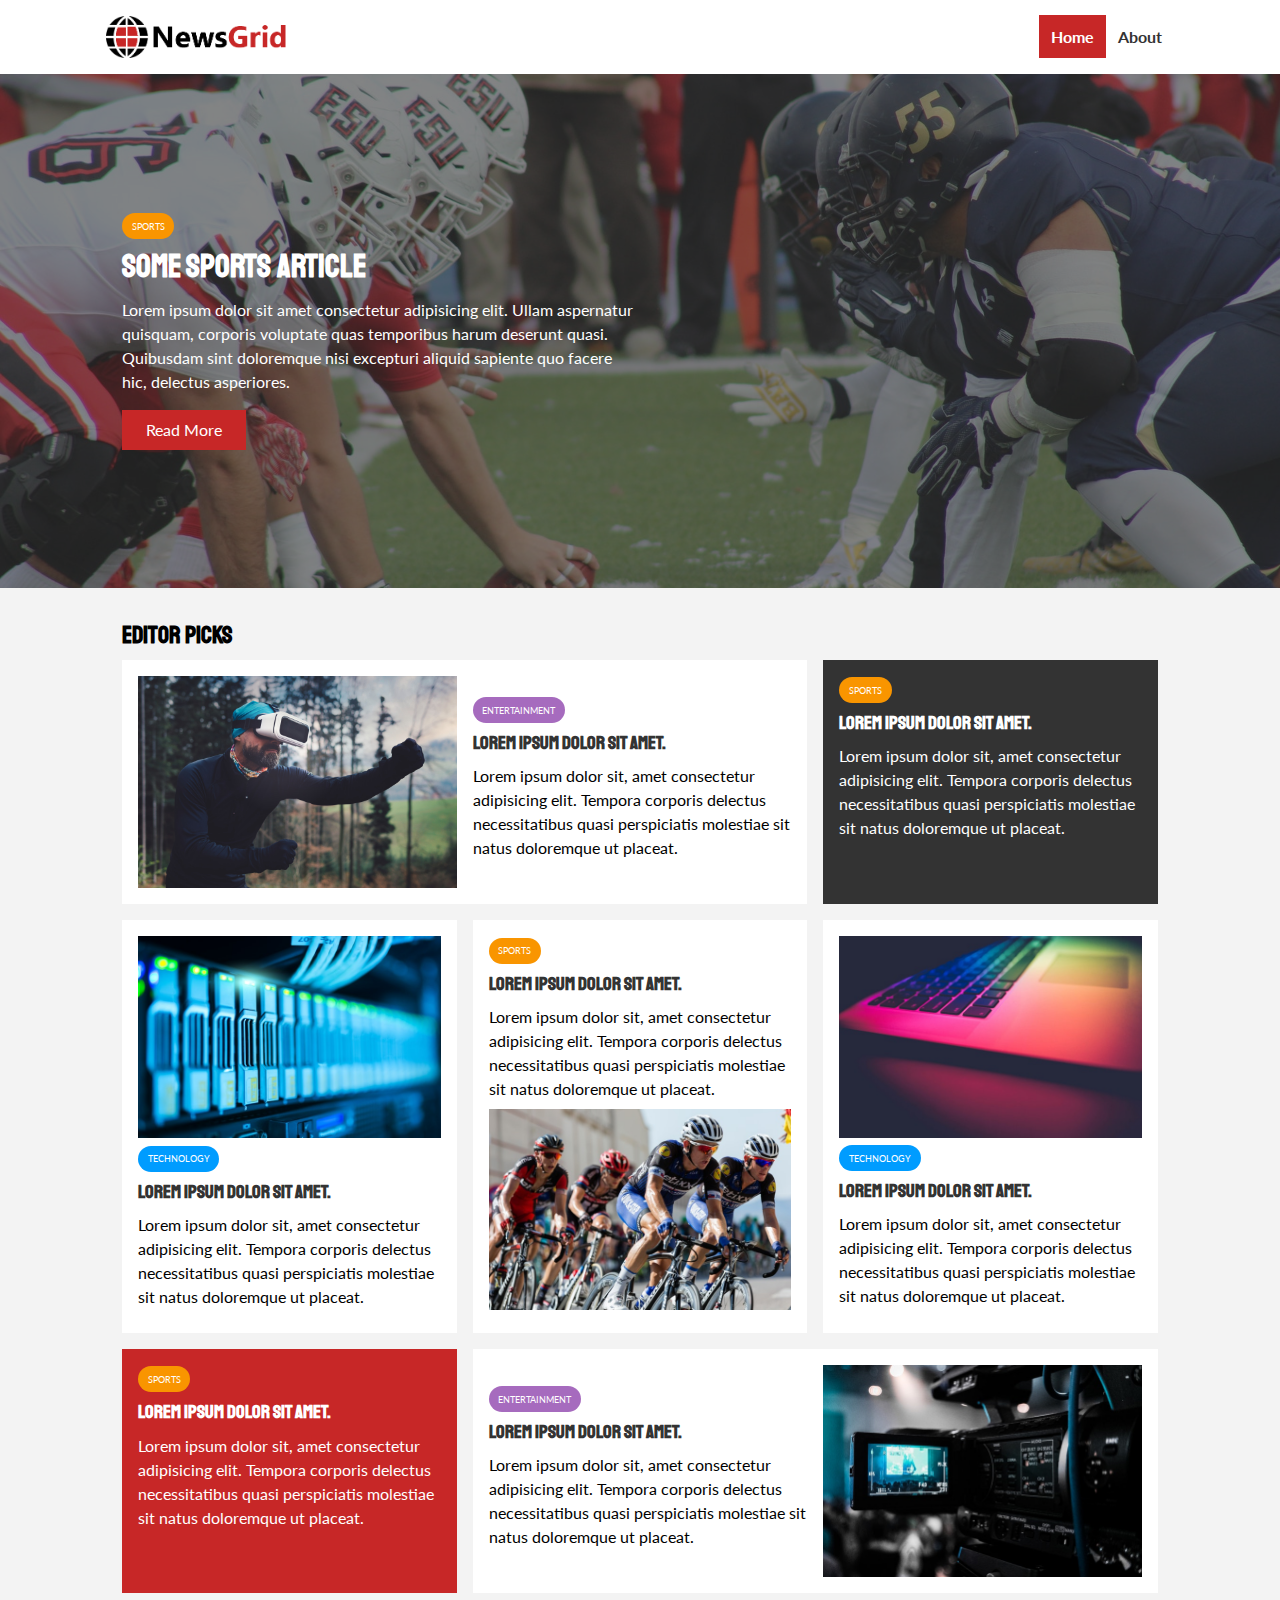
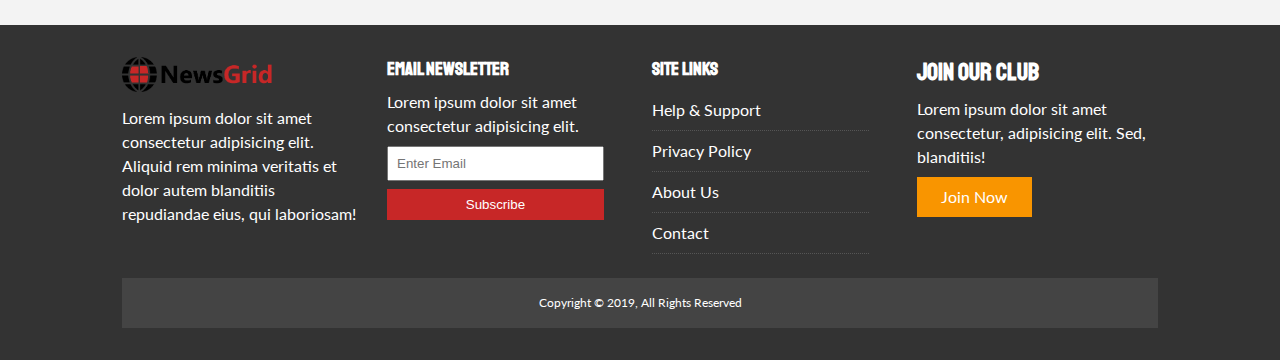
<file: index.html>
<!DOCTYPE html>
<html lang="en">

<head>
    <meta charset="UTF-8">
    <meta name="viewport" content="width=device-width, initial-scale=1.0">
    <meta http-equiv="X-UA-Compatible" content="ie=edge">
    <link rel="stylesheet" href="https://use.fontawesome.com/releases/v5.6.3/css/all.css"
        integrity="sha384-UHRtZLI+pbxtHCWp1t77Bi1L4ZtiqrqD80Kn4Z8NTSRyMA2Fd33n5dQ8lWUE00s/" crossorigin="anonymous">
    <link href="https://fonts.googleapis.com/css?family=Lato|Staatliches" rel="stylesheet">
    <link rel="stylesheet" href="css/style.css">
    <link rel="stylesheet" media="screen and (max-width: 768px)" href="css/mobile.css">
    <link rel="shortcut icon" type="image/x-icon" href="favicon.ico">
    <title>NewsGrid | Latest News</title>
</head>

<body>
    <nav id="main-nav">
        <div class="container">
            <img src="img/logo.png" alt="NewsGrid" class="logo">
            <div class="social">
                <a href="http://facebook.com" target="_blank"><i class="fab fa-facebook fa-2x"></i></a>
                <a href="http://twitter.com" target="_blank"><i class="fab fa-twitter fa-2x"></i></a>
                <a href="http://instagram.com" target="_blank"><i class="fab fa-instagram fa-2x"></i></a>
                <a href="http://youtube.com" target="_blank"><i class="fab fa-youtube fa-2x"></i></a>
            </div>
            <ul>
                <li><a class="current" href="index.html">Home</a></li>
                <li><a href="about.html">About</a></li>
            </ul>
        </div>
    </nav>

    <!-- Showcase -->
    <header id="showcase">
        <div class="container">
            <div class="showcase-container">
                <div class="showcase-content">
                    <div class="category category-sports">Sports</div>
                    <h1>Some Sports Article</h1>
                    <p>Lorem ipsum dolor sit amet consectetur adipisicing elit. Ullam aspernatur quisquam, corporis
                        voluptate quas temporibus harum deserunt quasi. Quibusdam sint doloremque nisi excepturi aliquid
                        sapiente quo facere hic, delectus asperiores.
                    </p>
                    <a href="article.html" class="btn btn-primary">Read More</a>
                </div>
            </div>
        </div>
    </header>

    <!-- Home Articles -->
    <section id="home-articles" class="py-2">
        <div class="container">
            <h2>Editor Picks</h2>
            <div class="articles-container">
                <article class="card">
                    <img src="img/articles/ent1.jpg" alt="">
                    <div>
                        <div class="category category-ent">Entertainment</div>
                        <h3>
                            <a href="article.html">Lorem ipsum dolor sit amet.</a>
                        </h3>
                        <p>Lorem ipsum dolor sit, amet consectetur adipisicing elit. Tempora corporis delectus
                            necessitatibus quasi perspiciatis molestiae sit natus doloremque ut placeat.
                        </p>
                    </div>
                </article>
                <article class="card bg-dark">
                    <div class="category category-sports">Sports</div>
                    <h3>
                        <a href="article.html">Lorem ipsum dolor sit amet.</a>
                    </h3>
                    <p>Lorem ipsum dolor sit, amet consectetur adipisicing elit. Tempora corporis delectus
                        necessitatibus quasi perspiciatis molestiae sit natus doloremque ut placeat.
                    </p>
                </article>
                <article class="card">
                    <img src="img/articles/tech1.jpg" alt="">
                    <div class="category category-tech">Technology</div>
                    <h3>
                        <a href="article.html">Lorem ipsum dolor sit amet.</a>
                    </h3>
                    <p>Lorem ipsum dolor sit, amet consectetur adipisicing elit. Tempora corporis delectus
                        necessitatibus quasi perspiciatis molestiae sit natus doloremque ut placeat.
                    </p>
                </article>
                <article class="card">
                    <div class="category category-sports">Sports</div>
                    <h3>
                        <a href="article.html">Lorem ipsum dolor sit amet.</a>
                    </h3>
                    <p>Lorem ipsum dolor sit, amet consectetur adipisicing elit. Tempora corporis delectus
                        necessitatibus quasi perspiciatis molestiae sit natus doloremque ut placeat.
                    </p>
                    <img src="img/articles/sports1.jpg" alt="">

                </article>
                <article class="card">
                    <img src="img/articles/tech2.jpg" alt="">
                    <div class="category category-tech">Technology</div>
                    <h3>
                        <a href="article.html">Lorem ipsum dolor sit amet.</a>
                    </h3>
                    <p>Lorem ipsum dolor sit, amet consectetur adipisicing elit. Tempora corporis delectus
                        necessitatibus quasi perspiciatis molestiae sit natus doloremque ut placeat.
                    </p>
                </article>
                <article class="card bg-primary">
                    <div class="category category-sports">Sports</div>
                    <h3>
                        <a href="article.html">Lorem ipsum dolor sit amet.</a>
                    </h3>
                    <p>Lorem ipsum dolor sit, amet consectetur adipisicing elit. Tempora corporis delectus
                        necessitatibus quasi perspiciatis molestiae sit natus doloremque ut placeat.
                    </p>
                </article>
                <article class="card">
                    <div>
                        <div class="category category-ent">Entertainment</div>
                        <h3>
                            <a href="article.html">Lorem ipsum dolor sit amet.</a>
                        </h3>
                        <p>Lorem ipsum dolor sit, amet consectetur adipisicing elit. Tempora corporis delectus
                            necessitatibus quasi perspiciatis molestiae sit natus doloremque ut placeat.
                        </p>
                    </div>
                    <img src="img/articles/ent2.jpg" alt="">
                </article>
            </div>
        </div>
    </section>

    <!-- Footer -->
    <footer id="main-footer" class="py-2">
        <div class="container footer-container">
            <div>
                <img src="img/logo.png" alt="NewsGrid">
                <p>Lorem ipsum dolor sit amet consectetur adipisicing elit. Aliquid rem minima veritatis et dolor autem
                    blanditiis repudiandae eius, qui laboriosam!</p>
            </div>
            <div>
                <h3>Email Newsletter</h3>
                <p>Lorem ipsum dolor sit amet consectetur adipisicing elit.</p>
                <form>
                    <input type="email" placeholder="Enter Email">
                    <input type="submit" value="Subscribe" class="btn btn-primary">
                </form>
            </div>
            <div>
                <h3>Site Links</h3>
                <ul class="list">
                    <ul class="list">
                        <li><a href="#">Help & Support</a></li>
                        <li><a href="#">Privacy Policy</a></li>
                        <li><a href="#">About Us</a></li>
                        <li><a href="#">Contact</a></li>
                    </ul>
            </div>
            <div>
                <h2>Join Our Club</h2>
                <p>Lorem ipsum dolor sit amet consectetur, adipisicing elit. Sed, blanditiis!</p>
                <a href="#" class="btn btn-secondary">Join Now</a>
            </div>
            <div>
                <p>
                    Copyright &copy; 2019, All Rights Reserved
                </p>
            </div>
        </div>
    </footer>
</body>

</html>
</file>
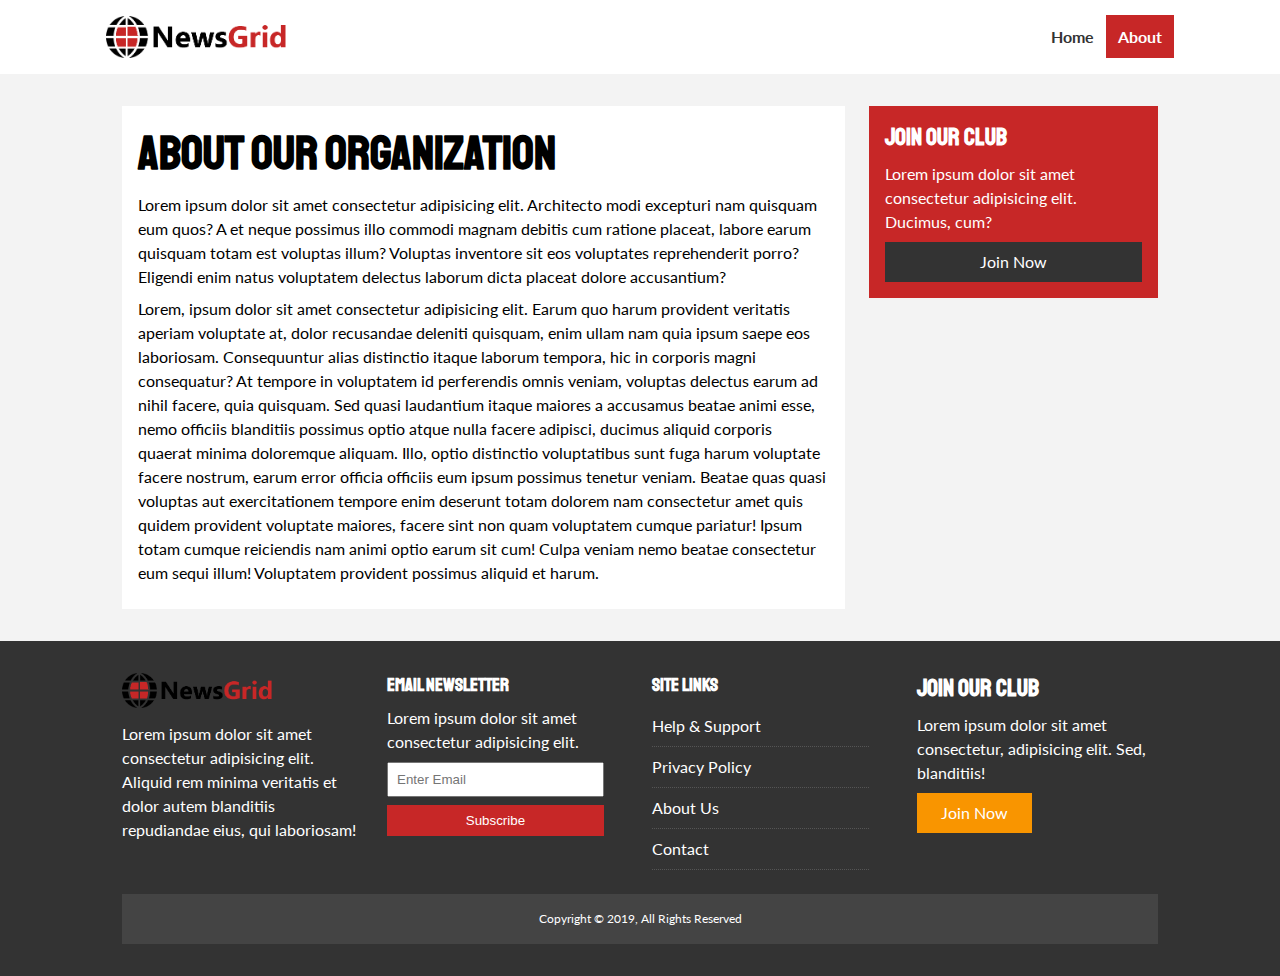
<file: about.html>
<!DOCTYPE html>
<html lang="en">

<head>
    <meta charset="UTF-8">
    <meta name="viewport" content="width=device-width, initial-scale=1.0">
    <meta http-equiv="X-UA-Compatible" content="ie=edge">
    <link rel="stylesheet" href="https://use.fontawesome.com/releases/v5.6.3/css/all.css"
        integrity="sha384-UHRtZLI+pbxtHCWp1t77Bi1L4ZtiqrqD80Kn4Z8NTSRyMA2Fd33n5dQ8lWUE00s/" crossorigin="anonymous">
    <link href="https://fonts.googleapis.com/css?family=Lato|Staatliches" rel="stylesheet">
    <link rel="stylesheet" href="css/style.css">
    <link rel="stylesheet" media="screen and (max-width: 768px)" href="css/mobile.css">
    <link rel="shortcut icon" type="image/x-icon" href="favicon.ico">
    <title>NewsGrid | About</title>
</head>

<body>
    <nav id="main-nav">
        <div class="container">
            <img src="img/logo.png" alt="NewsGrid" class="logo">
            <div class="social">
                <a href="http://facebook.com" target="_blank"><i class="fab fa-facebook fa-2x"></i></a>
                <a href="http://twitter.com" target="_blank"><i class="fab fa-twitter fa-2x"></i></a>
                <a href="http://instagram.com" target="_blank"><i class="fab fa-instagram fa-2x"></i></a>
                <a href="http://youtube.com" target="_blank"><i class="fab fa-youtube fa-2x"></i></a>
            </div>
            <ul>
                <li><a href="index.html">Home</a></li>
                <li><a class="current" href="about.html">About</a></li>
            </ul>
        </div>
    </nav>

    <section id="about">
        <div class="container">
            <div class="page-container">
                <article class="card">
                    <h1 class="l-heading">About Our Organization</h1>
                    <p>Lorem ipsum dolor sit amet consectetur adipisicing elit. Architecto modi excepturi nam quisquam
                        eum quos? A et neque possimus illo commodi magnam debitis cum ratione placeat, labore earum
                        quisquam totam est voluptas illum? Voluptas inventore sit eos voluptates reprehenderit porro?
                        Eligendi enim natus voluptatem delectus laborum dicta placeat dolore accusantium?
                    </p>
                    <p>Lorem, ipsum dolor sit amet consectetur adipisicing elit. Earum quo harum provident veritatis
                        aperiam voluptate at, dolor recusandae deleniti quisquam, enim ullam nam quia ipsum saepe eos
                        laboriosam. Consequuntur alias distinctio itaque laborum tempora, hic in corporis magni
                        consequatur? At tempore in voluptatem id perferendis omnis veniam, voluptas delectus earum ad
                        nihil facere, quia quisquam. Sed quasi laudantium itaque maiores a accusamus beatae animi esse,
                        nemo officiis blanditiis possimus optio atque nulla facere adipisci, ducimus aliquid corporis
                        quaerat minima doloremque aliquam. Illo, optio distinctio voluptatibus sunt fuga harum voluptate
                        facere nostrum, earum error officia officiis eum ipsum possimus tenetur veniam. Beatae quas
                        quasi voluptas aut exercitationem tempore enim deserunt totam dolorem nam consectetur amet quis
                        quidem provident voluptate maiores, facere sint non quam voluptatem cumque pariatur! Ipsum totam
                        cumque reiciendis nam animi optio earum sit cum! Culpa veniam nemo beatae consectetur eum sequi
                        illum! Voluptatem provident possimus aliquid et harum.
                    </p>
                </article>
                <aside class="card bg-primary">
                    <h2>Join Our Club</h2>
                    <p>Lorem ipsum dolor sit amet consectetur adipisicing elit. Ducimus, cum?</p>
                    <a href="#" class="btn btn-dark btn-block">Join Now</a>
                </aside>
            </div>
        </div>
    </section>

    <!-- Footer -->
    <footer id="main-footer" class="py-2">
        <div class="container footer-container">
            <div>
                <img src="img/logo.png" alt="NewsGrid">
                <p>Lorem ipsum dolor sit amet consectetur adipisicing elit. Aliquid rem minima veritatis et dolor autem
                    blanditiis repudiandae eius, qui laboriosam!</p>
            </div>
            <div>
                <h3>Email Newsletter</h3>
                <p>Lorem ipsum dolor sit amet consectetur adipisicing elit.</p>
                <form>
                    <input type="email" placeholder="Enter Email">
                    <input type="submit" value="Subscribe" class="btn btn-primary">
                </form>
            </div>
            <div>
                <h3>Site Links</h3>
                <ul class="list">
                    <ul class="list">
                        <li><a href="#">Help & Support</a></li>
                        <li><a href="#">Privacy Policy</a></li>
                        <li><a href="#">About Us</a></li>
                        <li><a href="#">Contact</a></li>
                    </ul>
            </div>
            <div>
                <h2>Join Our Club</h2>
                <p>Lorem ipsum dolor sit amet consectetur, adipisicing elit. Sed, blanditiis!</p>
                <a href="#" class="btn btn-secondary">Join Now</a>
            </div>
            <div>
                <p>
                    Copyright &copy; 2019, All Rights Reserved
                </p>
            </div>
        </div>
    </footer>
</body>

</html>
</file>
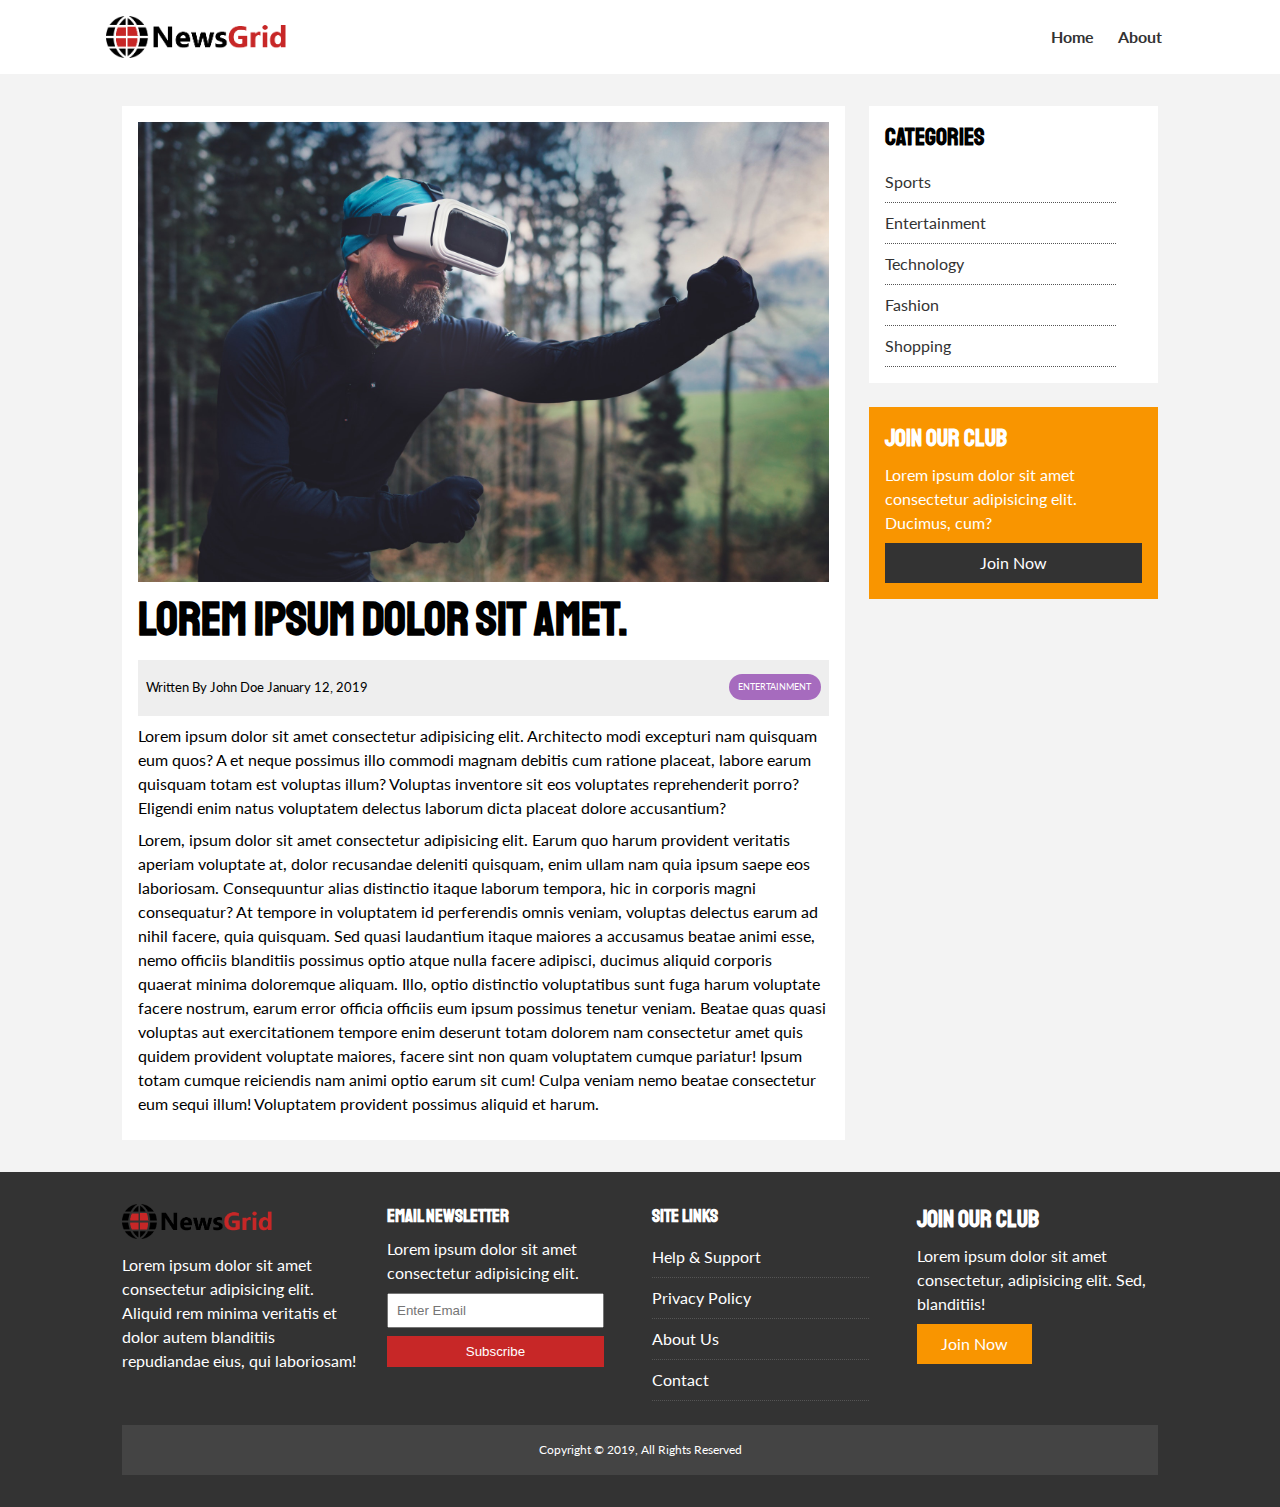
<file: article.html>
<!DOCTYPE html>
<html lang="en">

<head>
    <meta charset="UTF-8">
    <meta name="viewport" content="width=device-width, initial-scale=1.0">
    <meta http-equiv="X-UA-Compatible" content="ie=edge">
    <link rel="stylesheet" href="https://use.fontawesome.com/releases/v5.6.3/css/all.css"
        integrity="sha384-UHRtZLI+pbxtHCWp1t77Bi1L4ZtiqrqD80Kn4Z8NTSRyMA2Fd33n5dQ8lWUE00s/" crossorigin="anonymous">
    <link href="https://fonts.googleapis.com/css?family=Lato|Staatliches" rel="stylesheet">
    <link rel="stylesheet" href="css/style.css">
    <link rel="stylesheet" media="screen and (max-width: 768px)" href="css/mobile.css">
    <link rel="shortcut icon" type="image/x-icon" href="favicon.ico">
    <title>NewsGrid | Latest News</title>
</head>

<body>
    <nav id="main-nav">
        <div class="container">
            <img src="img/logo.png" alt="NewsGrid" class="logo">
            <div class="social">
                <a href="http://facebook.com" target="_blank"><i class="fab fa-facebook fa-2x"></i></a>
                <a href="http://twitter.com" target="_blank"><i class="fab fa-twitter fa-2x"></i></a>
                <a href="http://instagram.com" target="_blank"><i class="fab fa-instagram fa-2x"></i></a>
                <a href="http://youtube.com" target="_blank"><i class="fab fa-youtube fa-2x"></i></a>
            </div>
            <ul>
                <li><a href="index.html">Home</a></li>
                <li><a href="about.html">About</a></li>
            </ul>
        </div>
    </nav>

    <section id="article">
        <div class="container">
            <div class="page-container">
                <article class="card">
                    <img src="img/articles/ent1.jpg" alt="">
                    <h1 class="l-heading">Lorem ipsum dolor sit amet.</h1>
                    <div class="meta">
                        <small>
                            <i class="fas fa-user"></i> Written By John Doe January 12, 2019
                        </small>
                        <div class="category category-ent">Entertainment</div>
                    </div>
                    <p>Lorem ipsum dolor sit amet consectetur adipisicing elit. Architecto modi excepturi nam quisquam
                        eum quos? A et neque possimus illo commodi magnam debitis cum ratione placeat, labore earum
                        quisquam totam est voluptas illum? Voluptas inventore sit eos voluptates reprehenderit porro?
                        Eligendi enim natus voluptatem delectus laborum dicta placeat dolore accusantium?
                    </p>
                    <p>Lorem, ipsum dolor sit amet consectetur adipisicing elit. Earum quo harum provident veritatis
                        aperiam voluptate at, dolor recusandae deleniti quisquam, enim ullam nam quia ipsum saepe eos
                        laboriosam. Consequuntur alias distinctio itaque laborum tempora, hic in corporis magni
                        consequatur? At tempore in voluptatem id perferendis omnis veniam, voluptas delectus earum ad
                        nihil facere, quia quisquam. Sed quasi laudantium itaque maiores a accusamus beatae animi esse,
                        nemo officiis blanditiis possimus optio atque nulla facere adipisci, ducimus aliquid corporis
                        quaerat minima doloremque aliquam. Illo, optio distinctio voluptatibus sunt fuga harum voluptate
                        facere nostrum, earum error officia officiis eum ipsum possimus tenetur veniam. Beatae quas
                        quasi voluptas aut exercitationem tempore enim deserunt totam dolorem nam consectetur amet quis
                        quidem provident voluptate maiores, facere sint non quam voluptatem cumque pariatur! Ipsum totam
                        cumque reiciendis nam animi optio earum sit cum! Culpa veniam nemo beatae consectetur eum sequi
                        illum! Voluptatem provident possimus aliquid et harum.
                    </p>
                </article>
                <aside id="categories" class="card">
                    <h2>Categories</h2>
                    <ul class="list">
                        <li><a href="#"><i class="fas fa-chevron-right"></i> Sports</a></li>
                        <li><a href="#"><i class="fas fa-chevron-right"></i> Entertainment</a></li>
                        <li><a href="#"><i class="fas fa-chevron-right"></i> Technology</a></li>
                        <li><a href="#"><i class="fas fa-chevron-right"></i> Fashion</a></li>
                        <li><a href="#"><i class="fas fa-chevron-right"></i> Shopping</a></li>
                    </ul>
                </aside>
                <aside class="card bg-secondary">
                    <h2>Join Our Club</h2>
                    <p>Lorem ipsum dolor sit amet consectetur adipisicing elit. Ducimus, cum?</p>
                    <a href="#" class="btn btn-dark btn-block">Join Now</a>
                </aside>
            </div>
        </div>
    </section>

    <!-- Footer -->
    <footer id="main-footer" class="py-2">
        <div class="container footer-container">
            <div>
                <img src="img/logo.png" alt="NewsGrid">
                <p>Lorem ipsum dolor sit amet consectetur adipisicing elit. Aliquid rem minima veritatis et dolor autem
                    blanditiis repudiandae eius, qui laboriosam!</p>
            </div>
            <div>
                <h3>Email Newsletter</h3>
                <p>Lorem ipsum dolor sit amet consectetur adipisicing elit.</p>
                <form>
                    <input type="email" placeholder="Enter Email">
                    <input type="submit" value="Subscribe" class="btn btn-primary">
                </form>
            </div>
            <div>
                <h3>Site Links</h3>
                <ul class="list">
                    <ul class="list">
                        <li><a href="#">Help & Support</a></li>
                        <li><a href="#">Privacy Policy</a></li>
                        <li><a href="#">About Us</a></li>
                        <li><a href="#">Contact</a></li>
                    </ul>
            </div>
            <div>
                <h2>Join Our Club</h2>
                <p>Lorem ipsum dolor sit amet consectetur, adipisicing elit. Sed, blanditiis!</p>
                <a href="#" class="btn btn-secondary">Join Now</a>
            </div>
            <div>
                <p>
                    Copyright &copy; 2019, All Rights Reserved
                </p>
            </div>
        </div>
    </footer>
</body>

</html>
</file>
<file: css/style.css>
:root{
    --primary-color: #c72727;
    --secondary-color: #f99500;
    --light-color: #f3f3f3;
    --dark-color: #333;
    --max-width: 1100px;
}

.category{
    --sports-color: var(--secondary-color);
    --ent-color: #a66bbe;
    --tech-color: #009cff;
}

*{
    margin: 0;
    padding: 0;
    box-sizing: border-box;
}

body{
    font-family: 'Lato', sans-serif;
    line-height: 1.5;
    background: var(--light-color)
}

a{
    color: var(--dark-color);
    text-decoration: none;
}

ul{
    list-style: none;
}

p{
    margin: .5rem 0;
}
img{
    width: 100%;
}

h1, h2, h3, h4, h5, h6{
    font-family: 'Staatliches', cursive;
    margin-bottom: .55rem;
    line-height: 1.3;
}

/* Utility */
.container{
    max-width: var(--max-width);
    margin: auto;
    padding: 0 2rem;
    overflow: hidden;
}


.category {
    display: inline-block;
    color: #fff;
    font-size: 0.55rem;
    text-transform: uppercase;
    padding: 0.4rem 0.6rem;
    border-radius: 15px;
    margin-bottom: 0.5rem;
}

.category-sports{ background: var(--sports-color)}
.category-ent{ background: var(--ent-color)}
.category-tech{ background: var(--tech-color)}

.btn {
    display: inline-block;
    border: none;
    background: var(--dark-color);
    color: #fff;
    padding: 0.5rem 1.5rem;
}

.btn-light {
    background: var(--light-color);
}
.btn-primary {
    background: var(--primary-color);
}
.btn-secondary {
    background: var(--secondary-color);
}

.btn-block{
    display: block;
    width: 100%;
    text-align: center;
}
.btn:hover{
    opacity: 0.9;
}

.card{
    background: #fff;
    padding: 1rem;
}

.bg-dark{
    background: var(--dark-color);
    color: #fff;
}
.bg-primary{
    background: var(--primary-color);
    color: #fff;
}
.bg-secondary{
    background: var(--secondary-color);
    color: #fff;
}

.bg-dark h1,
.bg-dark h2,
.bg-dark h3,
.bg-dark a,
.bg-primary h1,
.bg-primary h2,
.bg-primary h3,
.bg-primary a,
.bg-secondary h1,
.bg-secondary h2,
.bg-secondary h3,
.bg-secondary a {
  color: #fff;
}

.py-1{
    padding: 1.5rem 0;
}

.py-2{
    padding: 2rem 0;
}

.py-3{
    padding: 3rem 0;
}
.p-1{
    padding: 1.5rem;
}

.p-2{
    padding: 2rem;
}

.p-3{
    padding: 3rem;
}

.l-heading{
    font-size: 3rem;
}

/* Inner page grid container */
.page-container{
    display: grid;
    grid-template-columns: 5fr 2fr;
    margin: 2rem 0;
    grid-gap: 1.5rem;
}

.page-container > *:first-child{
    grid-row: 1 / span 3;
}

/* Navigation */
#main-nav{
    background: #fff;
    position: sticky;
    top: 0;
    z-index: 2;
}

#main-nav .container{
    display: grid;
    grid-template-columns: 6fr 3fr 2fr;
    padding: 1rem;
    align-items: center;
}

#main-nav .logo{
    width: 180px;
}

#main-nav ul {
    justify-self: end;
    display: flex;
}

#main-nav ul li a{
    padding: 0.75rem;
    font-weight: bold;
}

#main-nav ul li a.current{
    background: var(--primary-color);
    color: #fff;
}

#main-nav ul li a:hover{
    background: var(--light-color);
    color: var(--dark-color);
}

#main-nav .social{
    justify-self: center;
}

#main-nav .social i{
    color: #777;
    margin-right: .5rem;
}

/* Showcase */

#showcase {
    color: #fff;
    background: #333;
    padding: 2rem;
    position: relative;
}

#showcase::before{
    content: '';
    background: url(../img/featured.jpg) no-repeat center center/cover;
    position: absolute;
    top: 0;
    left: 0;
    width: 100%;
    height: 100%;
    opacity: 0.4;
}

#showcase .showcase-container {
    display: grid;
    grid-template-columns: repeat(2, 1fr);
    justify-content: center;
    align-items: center;
    height: 50vh;
}

#showcase .showcase-content{
    z-index: 1;
}

#showcase .showcase-content p{
    margin-bottom:1rem;
}

/* Home Articles */
#home-articles .articles-container{
    display: grid;
    grid-template-columns: repeat(3, 1fr);
    grid-gap: 1rem;
}

#home-articles .articles-container > *:first-child,
#home-articles .articles-container > *:last-child{
    display: grid;
    grid-template-columns: repeat(2, 1fr);
    grid-gap: 1rem;
    align-items: center;
    grid-column:  1 / span 2;
}

#home-articles .articles-container > *:last-child{
    grid-column:  2 / span 2;
}

#article .meta{
    display: flex;
    justify-content: space-between;
    align-items: center;
    background: #eee;
    padding: .5rem;
}

#article .meta .category{
    margin-top: 0.4rem;
}

/* Footer */
#main-footer{
    background: var(--dark-color);
    color: #fff;
}

#main-footer img{
    width: 150px;
}

#main-footer a{
    color: #fff;
}

.list li{
    padding: .5rem 0;
    border-bottom: #555 1px dotted;
    width: 90%;
}

#main-footer .list li a:hover{
    color: var(--primary-color);
}


#main-footer .footer-container{
    display: grid;
    grid-template-columns: repeat(4, 1fr);
    grid-gap: 1.5rem;
}

#main-footer .footer-container > *:last-child{
    background: #444;
    grid-column: 1 / span 4;
    padding: .5rem;
    text-align: center;
    font-size: 0.75rem;
}

#main-footer .footer-container input[type='email']{
    width: 90%;
    padding: 0.5rem;
    margin-bottom: 0.5rem;
}

#main-footer .footer-container input[type='submit']{
    width: 90%;
}
</file>
<file: css/mobile.css>
/* Navigation */
#main-nav .social{
    display:none;
}

#main-nav .container{
    grid-template-columns: 1fr;
    grid-gap: 1.2rem;
}

#main-nav ul,
#main-nav .logo{
    justify-self:center;
}

#main-nav ul li a{
    padding: 0.5rem;
}

#home-articles .articles-container{
    grid-template-columns: repeat(2, 1fr);
}

#home-articles .articles-container > *:first-child,
#home-articles .articles-container > *:last-child{
    grid-template-columns: 1fr;
    grid-column: 1;
}

@media(max-width: 600px){
    /* Stack Grid Items */
    #showcase .showcase-container,
    #home-articles .articles-container,
    #main-footer .footer-container{
        grid-template-columns: 1fr;
    }

    #main-footer .footer-container > *:last-child{
        grid-column: 1;
    }

    #main-footer .footer-container > *:first-child,
    #main-footer .footer-container > *:nth-child(2)
    {
        border-bottom: #444 dotted 1px;
        padding-bottom: 1rem;
    }

    .page-container {
        grid-template-columns: 1fr;
        text-align: center;
    }

    .page-container > *:first-child{
        grid-row: 1;
    }

    .l-heading{
        font-size:2rem;
    }
}
</file>
